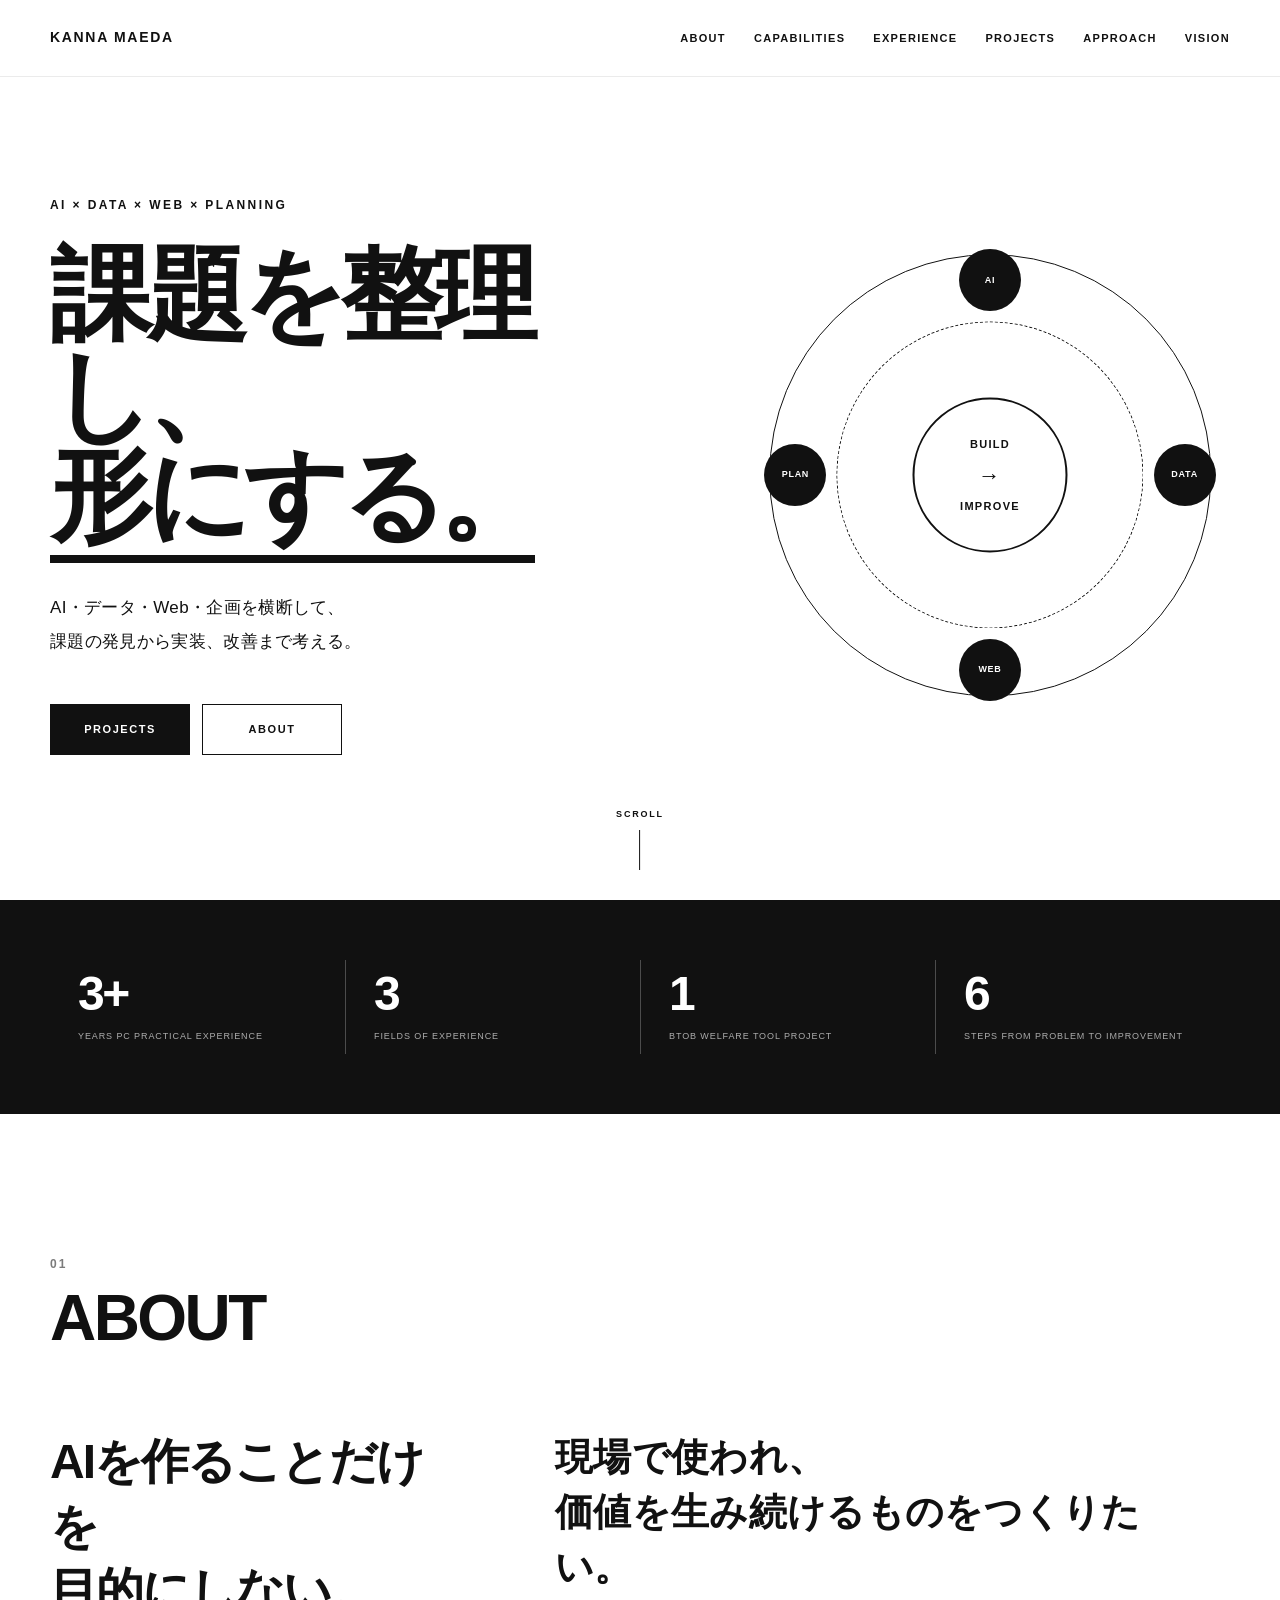
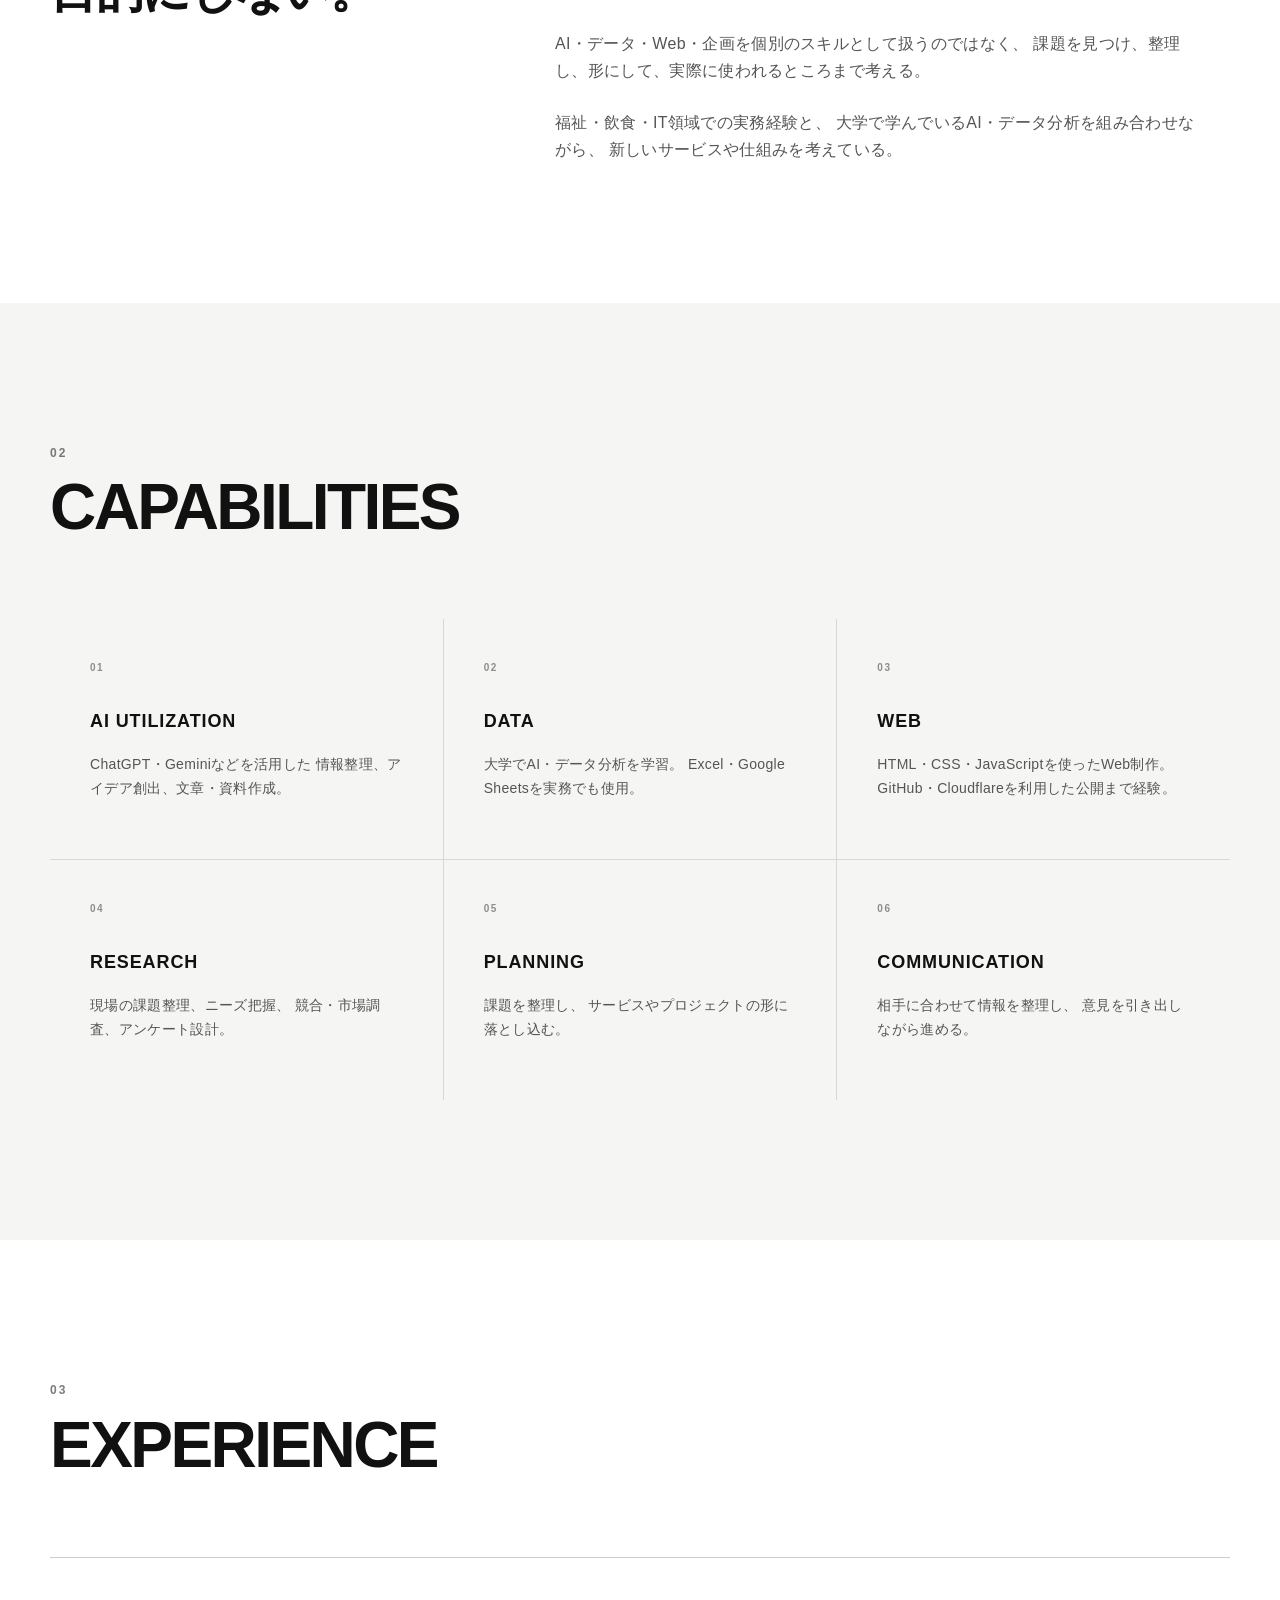
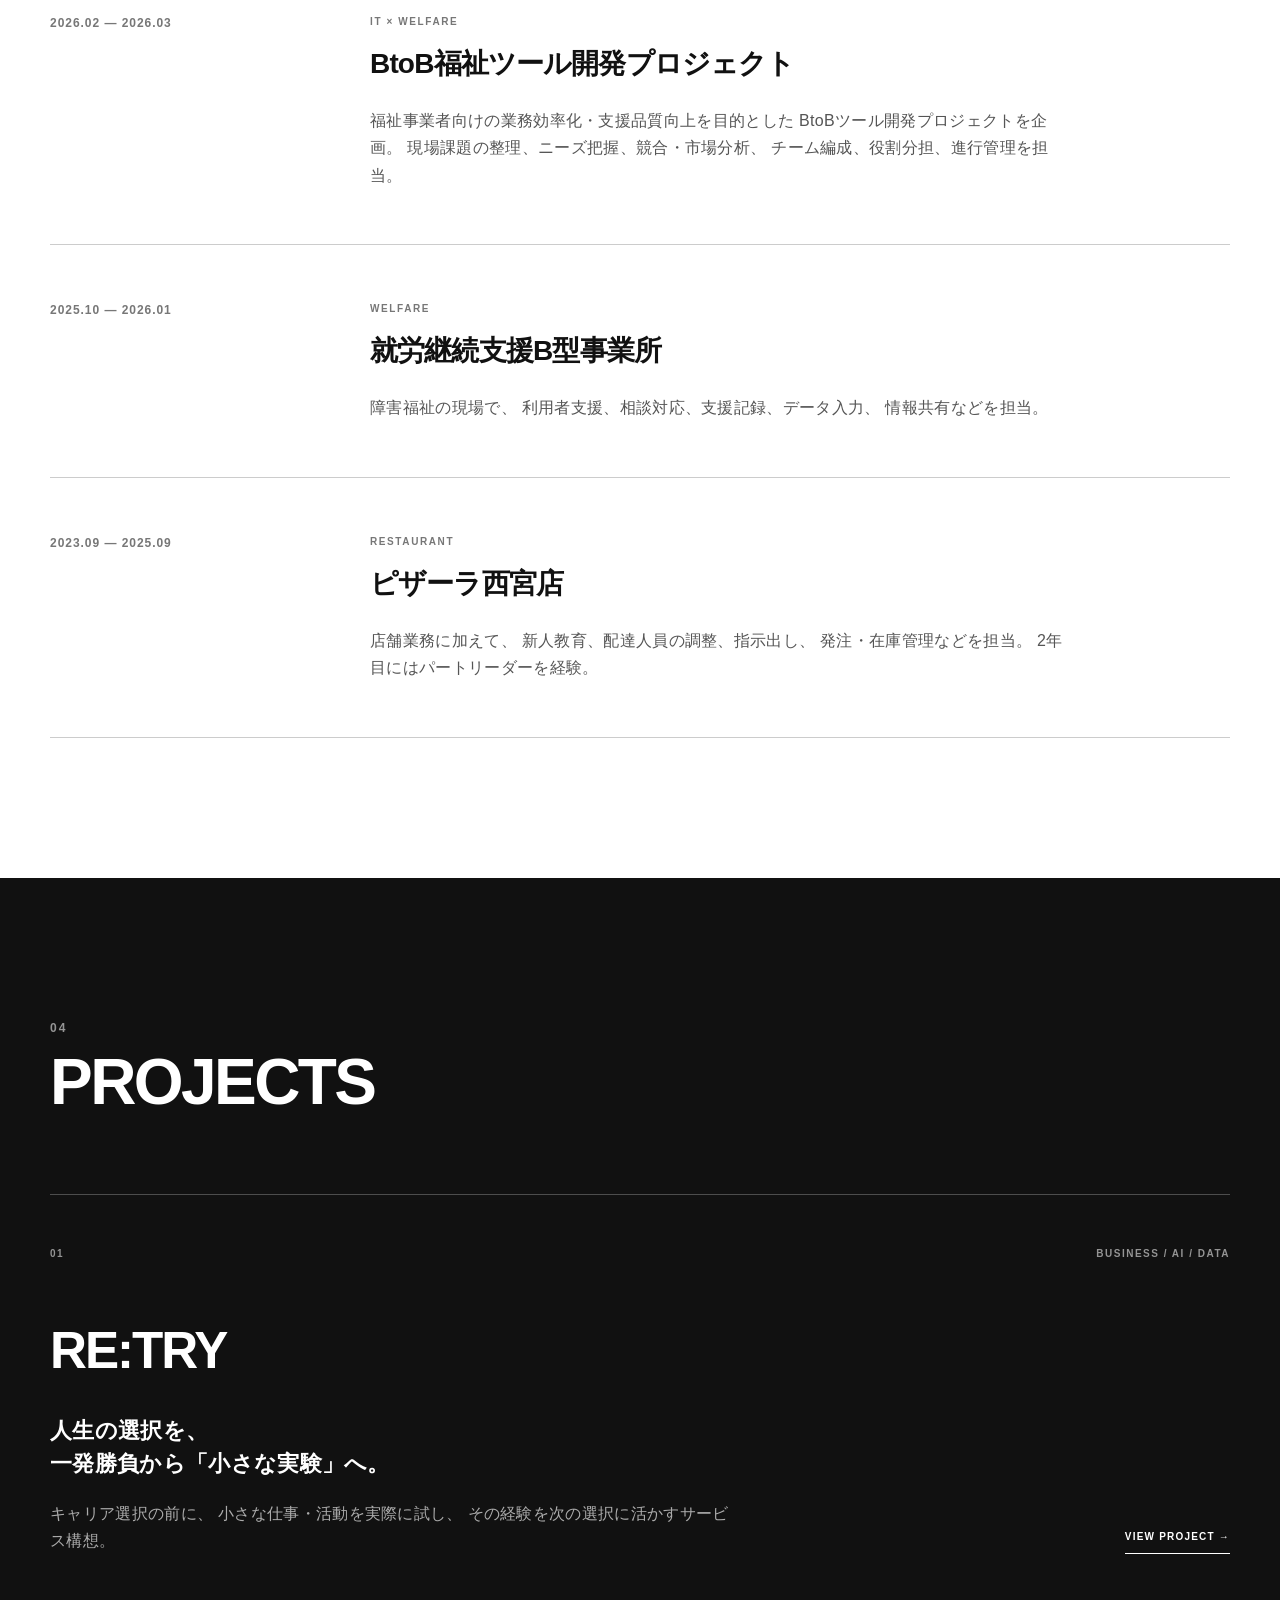
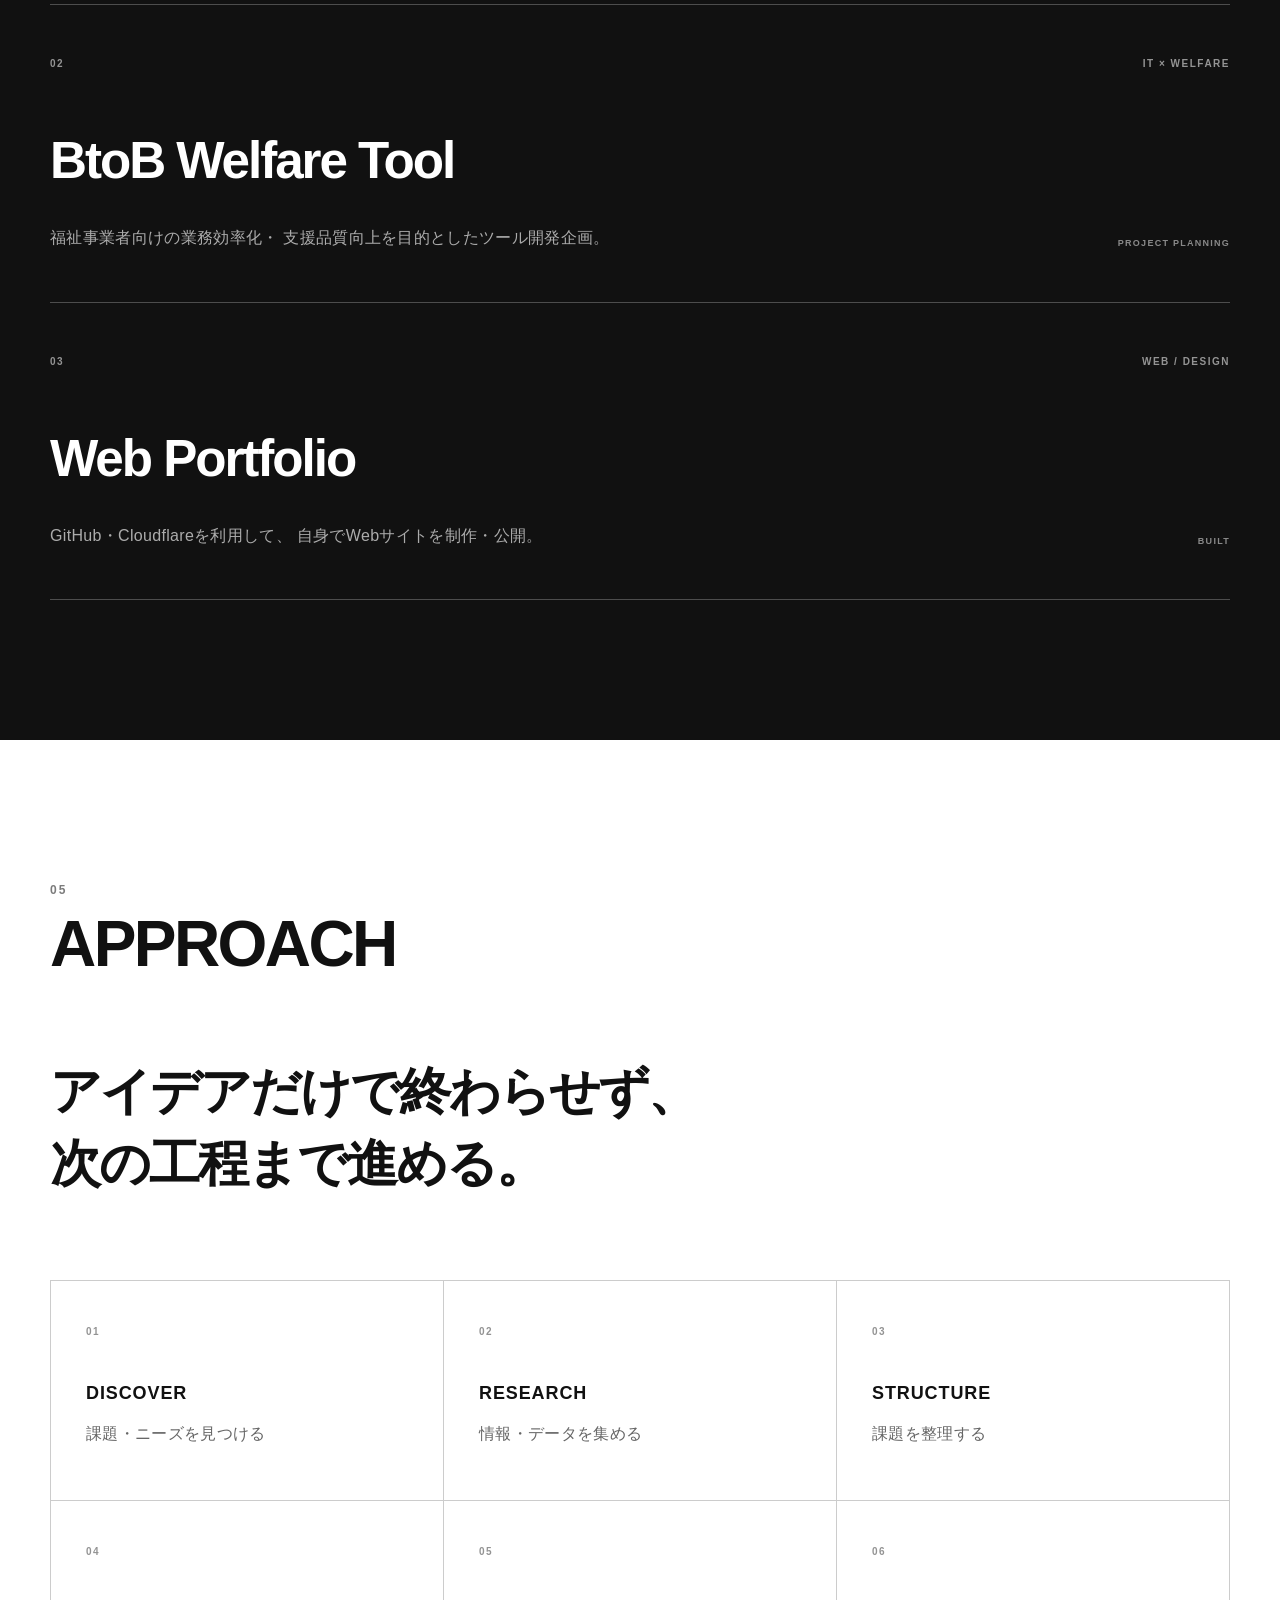
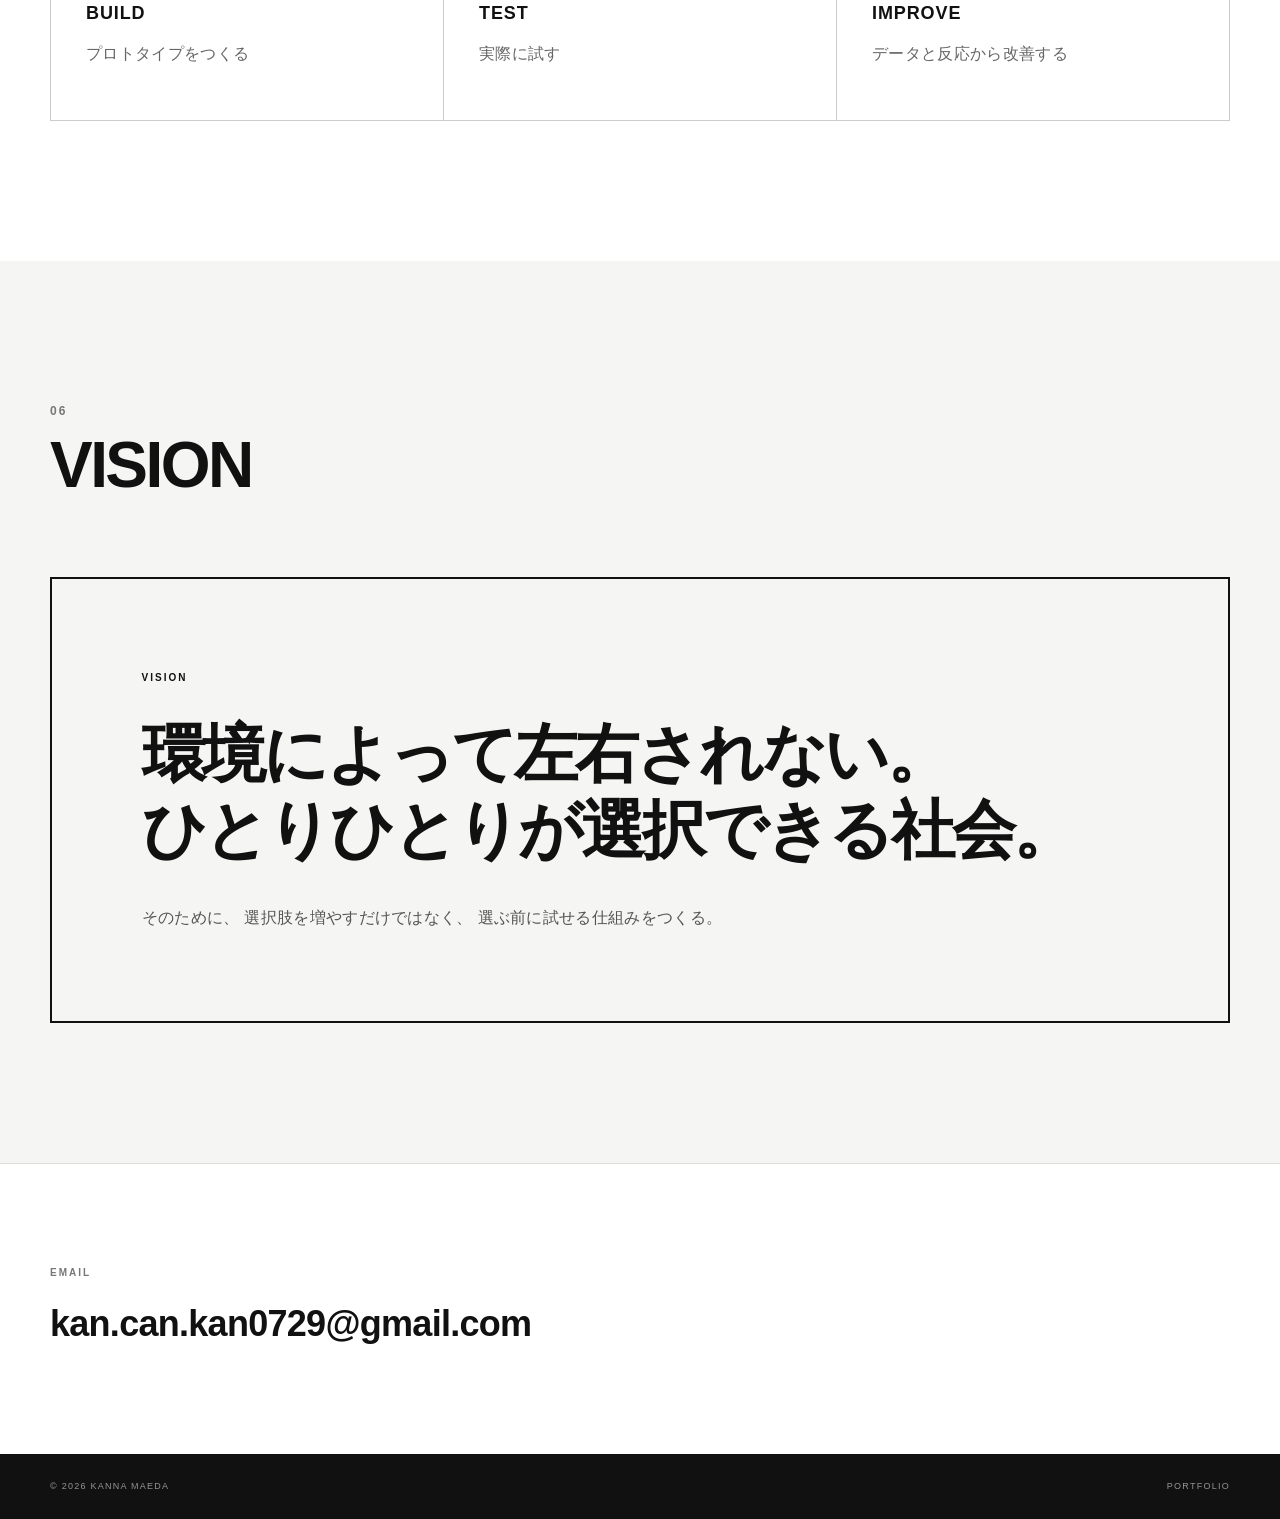
<file: index.html>
<!DOCTYPE html>
<html lang="ja">
<head>
  <meta charset="UTF-8">
  <meta name="viewport" content="width=device-width, initial-scale=1.0">

  <title>前田栞那 | Portfolio</title>
  <meta
    name="description"
    content="前田栞那のポートフォリオ。AI・データ・Web・企画を横断して、課題を整理し、形にする。"
  >

  <link rel="stylesheet" href="styles.css">
</head>

<body>

  <!-- Scroll Progress -->
  <div class="scroll-progress"></div>

  <!-- Header -->
  <header class="header">
    <div class="container header-inner">

      <a href="#top" class="logo">
        KANNA MAEDA
      </a>

      <button class="menu-button" aria-label="メニューを開く">
        <span></span>
        <span></span>
      </button>

      <nav class="nav">
        <a href="#about">ABOUT</a>
        <a href="#capabilities">CAPABILITIES</a>
        <a href="#experience">EXPERIENCE</a>
        <a href="#projects">PROJECTS</a>
        <a href="#approach">APPROACH</a>
        <a href="#vision">VISION</a>
      </nav>

    </div>
  </header>


  <main id="top">

    <!-- Hero -->
    <section class="hero">
      <div class="container hero-grid">

        <div class="hero-copy reveal">

          <p class="eyebrow">
            AI × DATA × WEB × PLANNING
          </p>

          <h1>
            課題を整理し、<br>
            <span>形にする。</span>
          </h1>

          <p class="hero-description">
            AI・データ・Web・企画を横断して、<br>
            課題の発見から実装、改善まで考える。
          </p>

          <div class="hero-links">
            <a href="#projects" class="button button-primary">
              PROJECTS
            </a>

            <a href="#about" class="button button-secondary">
              ABOUT
            </a>
          </div>

        </div>


        <!-- Visual -->
        <div class="hero-visual reveal">

          <div class="orbit orbit-outer"></div>
          <div class="orbit orbit-inner"></div>

          <div class="orbit-node node-ai">
            AI
          </div>

          <div class="orbit-node node-data">
            DATA
          </div>

          <div class="orbit-node node-web">
            WEB
          </div>

          <div class="orbit-node node-plan">
            PLAN
          </div>

          <div class="hero-center">
            <span>BUILD</span>
            <strong>→</strong>
            <span>IMPROVE</span>
          </div>

        </div>

      </div>

      <div class="scroll-cue">
        <span>SCROLL</span>
        <i></i>
      </div>
    </section>


    <!-- Facts -->
    <section class="facts">
      <div class="container facts-grid">

        <div class="fact reveal">
          <strong>3+</strong>
          <span>YEARS PC PRACTICAL EXPERIENCE</span>
        </div>

        <div class="fact reveal">
          <strong>3</strong>
          <span>FIELDS OF EXPERIENCE</span>
        </div>

        <div class="fact reveal">
          <strong>1</strong>
          <span>BTOB WELFARE TOOL PROJECT</span>
        </div>

        <div class="fact reveal">
          <strong>6</strong>
          <span>STEPS FROM PROBLEM TO IMPROVEMENT</span>
        </div>

      </div>
    </section>


    <!-- About -->
    <section id="about" class="section">
      <div class="container">

        <div class="section-heading reveal">
          <p class="section-number">01</p>
          <h2>ABOUT</h2>
        </div>

        <div class="about-grid">

          <div class="about-title reveal">
            <p>
              AIを作ることだけを<br>
              目的にしない。
            </p>
          </div>

          <div class="about-text reveal">

            <p class="large-text">
              現場で使われ、<br>
              価値を生み続けるものをつくりたい。
            </p>

            <p>
              AI・データ・Web・企画を個別のスキルとして扱うのではなく、
              課題を見つけ、整理し、形にして、実際に使われるところまで考える。
            </p>

            <p>
              福祉・飲食・IT領域での実務経験と、
              大学で学んでいるAI・データ分析を組み合わせながら、
              新しいサービスや仕組みを考えている。
            </p>

          </div>

        </div>

      </div>
    </section>


    <!-- Capabilities -->
    <section id="capabilities" class="section section-gray">
      <div class="container">

        <div class="section-heading reveal">
          <p class="section-number">02</p>
          <h2>CAPABILITIES</h2>
        </div>

        <div class="capability-grid">

          <article class="capability reveal">
            <span class="capability-number">01</span>
            <h3>AI UTILIZATION</h3>
            <p>
              ChatGPT・Geminiなどを活用した
              情報整理、アイデア創出、文章・資料作成。
            </p>
          </article>

          <article class="capability reveal">
            <span class="capability-number">02</span>
            <h3>DATA</h3>
            <p>
              大学でAI・データ分析を学習。
              Excel・Google Sheetsを実務でも使用。
            </p>
          </article>

          <article class="capability reveal">
            <span class="capability-number">03</span>
            <h3>WEB</h3>
            <p>
              HTML・CSS・JavaScriptを使ったWeb制作。
              GitHub・Cloudflareを利用した公開まで経験。
            </p>
          </article>

          <article class="capability reveal">
            <span class="capability-number">04</span>
            <h3>RESEARCH</h3>
            <p>
              現場の課題整理、ニーズ把握、
              競合・市場調査、アンケート設計。
            </p>
          </article>

          <article class="capability reveal">
            <span class="capability-number">05</span>
            <h3>PLANNING</h3>
            <p>
              課題を整理し、
              サービスやプロジェクトの形に落とし込む。
            </p>
          </article>

          <article class="capability reveal">
            <span class="capability-number">06</span>
            <h3>COMMUNICATION</h3>
            <p>
              相手に合わせて情報を整理し、
              意見を引き出しながら進める。
            </p>
          </article>

        </div>

      </div>
    </section>


    <!-- Experience -->
    <section id="experience" class="section">
      <div class="container">

        <div class="section-heading reveal">
          <p class="section-number">03</p>
          <h2>EXPERIENCE</h2>
        </div>

        <div class="timeline">

          <article class="timeline-item reveal">

            <div class="timeline-date">
              2026.02 — 2026.03
            </div>

            <div class="timeline-content">

              <p class="timeline-category">
                IT × WELFARE
              </p>

              <h3>
                BtoB福祉ツール開発プロジェクト
              </h3>

              <p>
                福祉事業者向けの業務効率化・支援品質向上を目的とした
                BtoBツール開発プロジェクトを企画。
                現場課題の整理、ニーズ把握、競合・市場分析、
                チーム編成、役割分担、進行管理を担当。
              </p>

            </div>

          </article>


          <article class="timeline-item reveal">

            <div class="timeline-date">
              2025.10 — 2026.01
            </div>

            <div class="timeline-content">

              <p class="timeline-category">
                WELFARE
              </p>

              <h3>
                就労継続支援B型事業所
              </h3>

              <p>
                障害福祉の現場で、
                利用者支援、相談対応、支援記録、データ入力、
                情報共有などを担当。
              </p>

            </div>

          </article>


          <article class="timeline-item reveal">

            <div class="timeline-date">
              2023.09 — 2025.09
            </div>

            <div class="timeline-content">

              <p class="timeline-category">
                RESTAURANT
              </p>

              <h3>
                ピザーラ西宮店
              </h3>

              <p>
                店舗業務に加えて、
                新人教育、配達人員の調整、指示出し、
                発注・在庫管理などを担当。
                2年目にはパートリーダーを経験。
              </p>

            </div>

          </article>

        </div>

      </div>
    </section>


    <!-- Projects -->
    <section id="projects" class="section section-dark">
      <div class="container">

        <div class="section-heading section-heading-light reveal">
          <p class="section-number">04</p>
          <h2>PROJECTS</h2>
        </div>


        <div class="project-list">

          <!-- RE:TRY -->
          <article class="project-card project-feature reveal">

            <div class="project-meta">
              <span>01</span>
              <span>BUSINESS / AI / DATA</span>
            </div>

            <div class="project-body">

              <div>
                <h3>RE:TRY</h3>

                <p class="project-lead">
                  人生の選択を、<br>
                  一発勝負から「小さな実験」へ。
                </p>

                <p>
                  キャリア選択の前に、
                  小さな仕事・活動を実際に試し、
                  その経験を次の選択に活かすサービス構想。
                </p>
              </div>

              <a
                href="business/retry/index.html"
                class="project-link"
              >
                VIEW PROJECT →
              </a>

            </div>

          </article>


          <!-- Welfare Tool -->
          <article class="project-card reveal">

            <div class="project-meta">
              <span>02</span>
              <span>IT × WELFARE</span>
            </div>

            <div class="project-body">

              <div>
                <h3>BtoB Welfare Tool</h3>

                <p>
                  福祉事業者向けの業務効率化・
                  支援品質向上を目的としたツール開発企画。
                </p>
              </div>

              <span class="project-status">
                PROJECT PLANNING
              </span>

            </div>

          </article>


          <!-- Web Portfolio -->
          <article class="project-card reveal">

            <div class="project-meta">
              <span>03</span>
              <span>WEB / DESIGN</span>
            </div>

            <div class="project-body">

              <div>
                <h3>Web Portfolio</h3>

                <p>
                  GitHub・Cloudflareを利用して、
                  自身でWebサイトを制作・公開。
                </p>
              </div>

              <span class="project-status">
                BUILT
              </span>

            </div>

          </article>

        </div>

      </div>
    </section>


    <!-- Approach -->
    <section id="approach" class="section">
      <div class="container">

        <div class="section-heading reveal">
          <p class="section-number">05</p>
          <h2>APPROACH</h2>
        </div>

        <p class="approach-intro reveal">
          アイデアだけで終わらせず、<br>
          次の工程まで進める。
        </p>

        <div class="approach-grid">

          <div class="approach-step reveal">
            <span>01</span>
            <h3>DISCOVER</h3>
            <p>課題・ニーズを見つける</p>
          </div>

          <div class="approach-step reveal">
            <span>02</span>
            <h3>RESEARCH</h3>
            <p>情報・データを集める</p>
          </div>

          <div class="approach-step reveal">
            <span>03</span>
            <h3>STRUCTURE</h3>
            <p>課題を整理する</p>
          </div>

          <div class="approach-step reveal">
            <span>04</span>
            <h3>BUILD</h3>
            <p>プロトタイプをつくる</p>
          </div>

          <div class="approach-step reveal">
            <span>05</span>
            <h3>TEST</h3>
            <p>実際に試す</p>
          </div>

          <div class="approach-step reveal">
            <span>06</span>
            <h3>IMPROVE</h3>
            <p>データと反応から改善する</p>
          </div>

        </div>

      </div>
    </section>


    <!-- Vision -->
    <section id="vision" class="section vision-section">
      <div class="container">

        <div class="section-heading reveal">
          <p class="section-number">06</p>
          <h2>VISION</h2>
        </div>

        <div class="vision-box reveal">

          <p class="vision-label">
            VISION
          </p>

          <h3>
            環境によって左右されない。<br>
            ひとりひとりが選択できる社会。
          </h3>

          <p>
            そのために、
            選択肢を増やすだけではなく、
            選ぶ前に試せる仕組みをつくる。
          </p>

        </div>

      </div>
    </section>


    <!-- Email -->
    <section class="email-section">
      <div class="container">

        <p class="email-label">
          EMAIL
        </p>

        <p class="email-address">
          kan.can.kan0729@gmail.com
        </p>

      </div>
    </section>

  </main>


  <!-- Footer -->
  <footer class="footer">
    <div class="container footer-inner">

      <span>
        © <span id="year"></span> KANNA MAEDA
      </span>

      <span>
        PORTFOLIO
      </span>

    </div>
  </footer>


  <script src="script.js"></script>

</body>
</html>
</file>
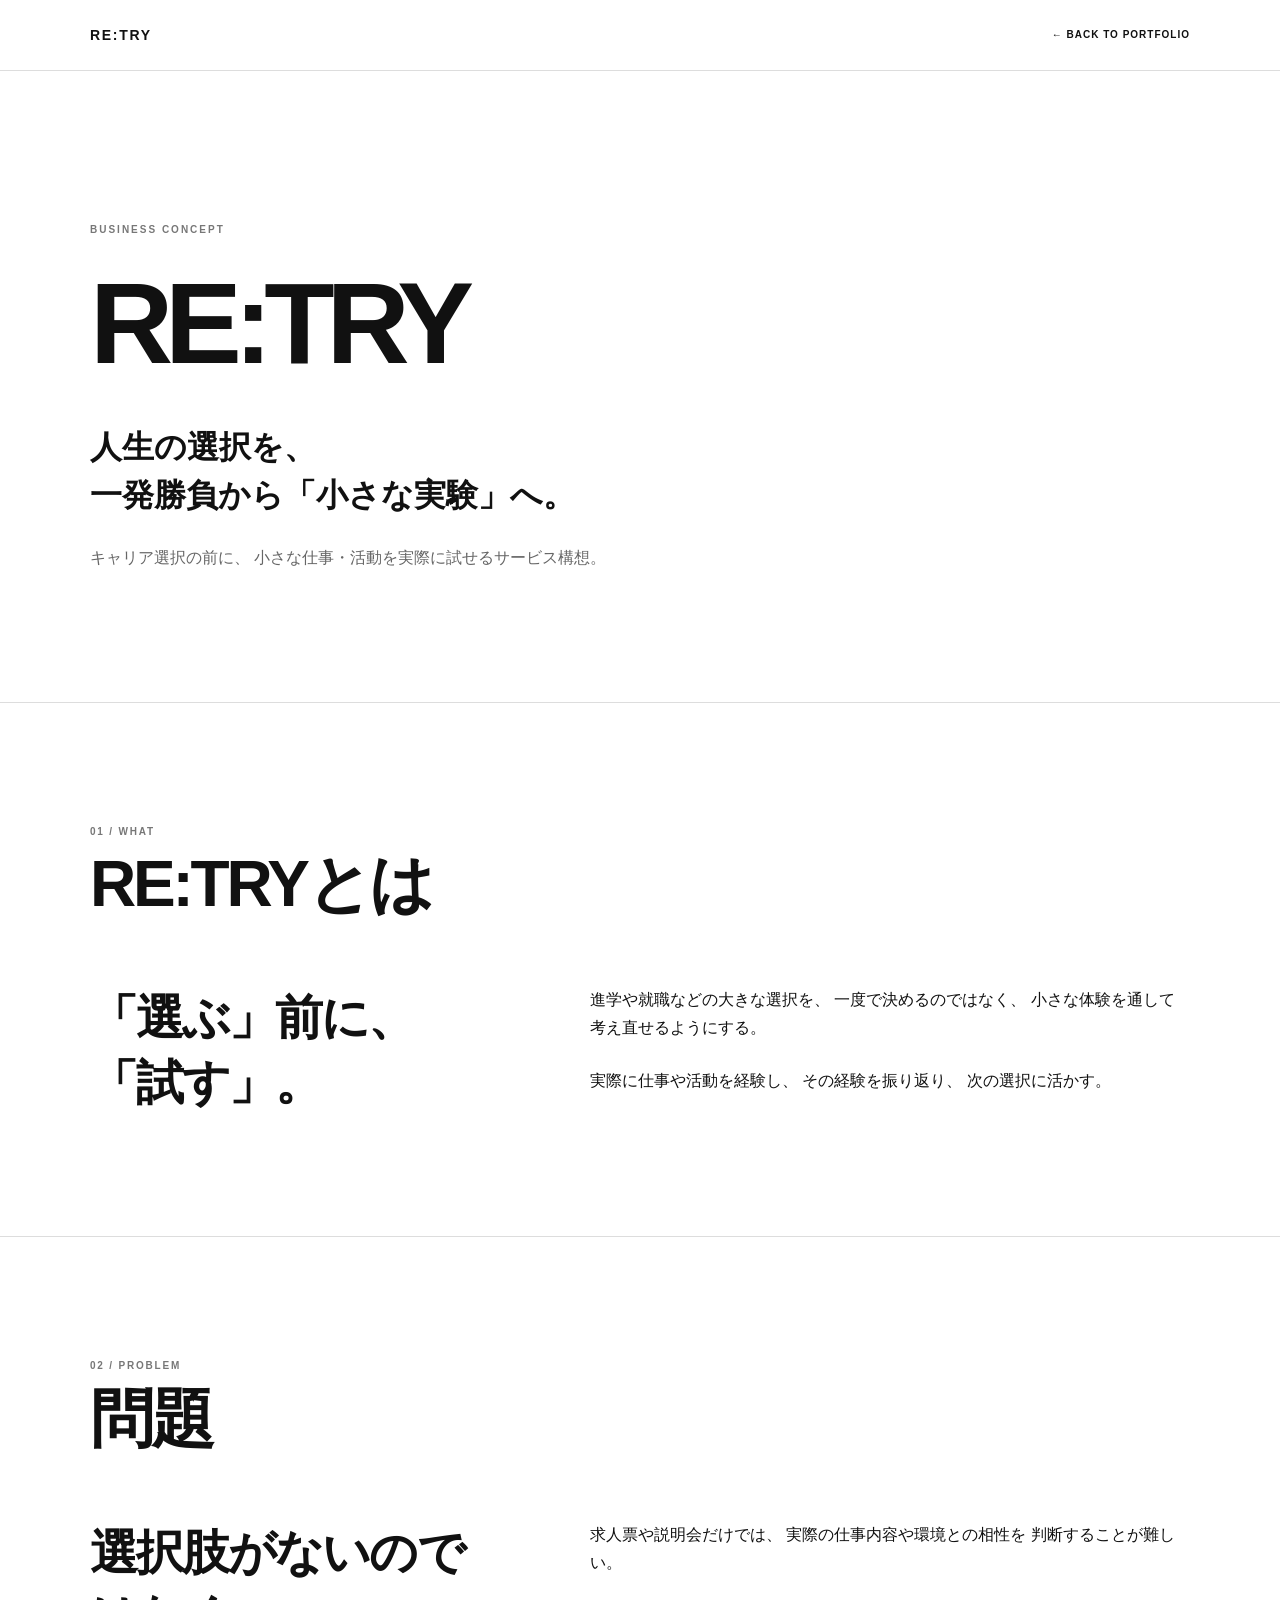
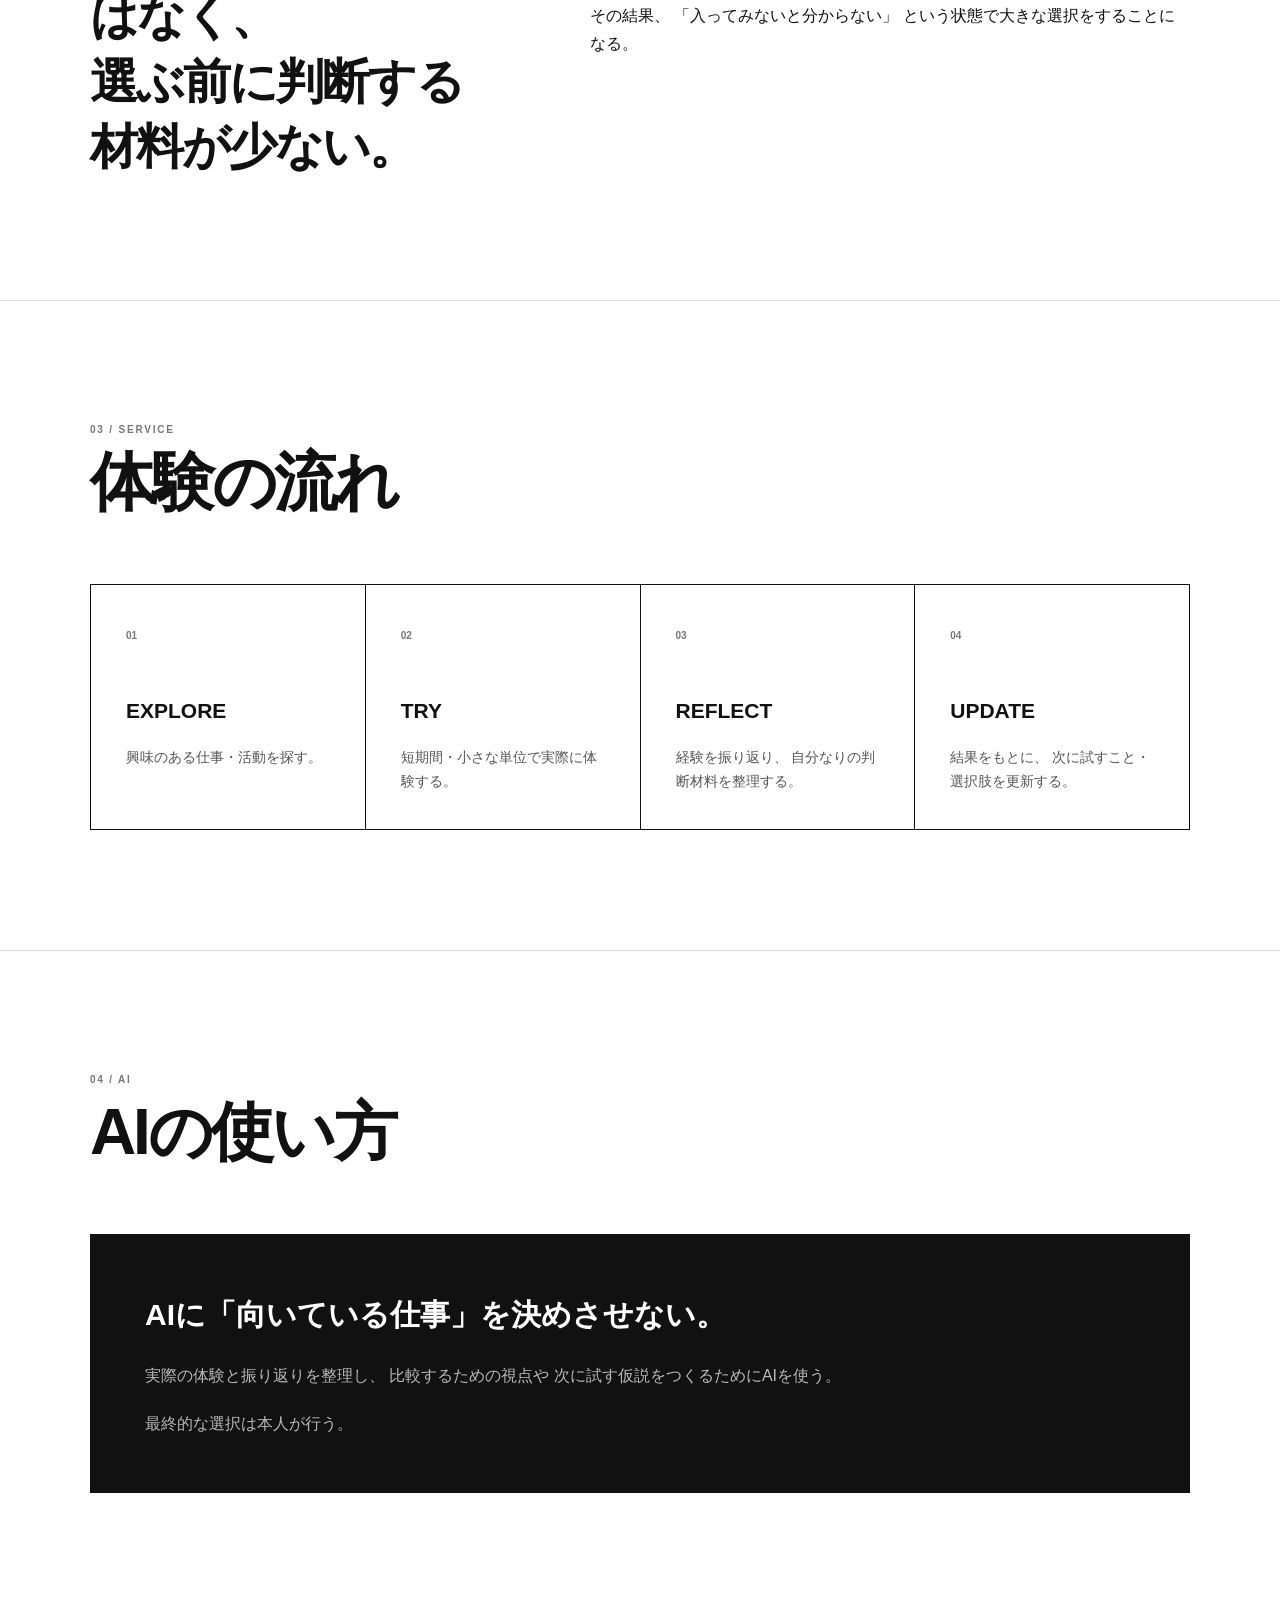
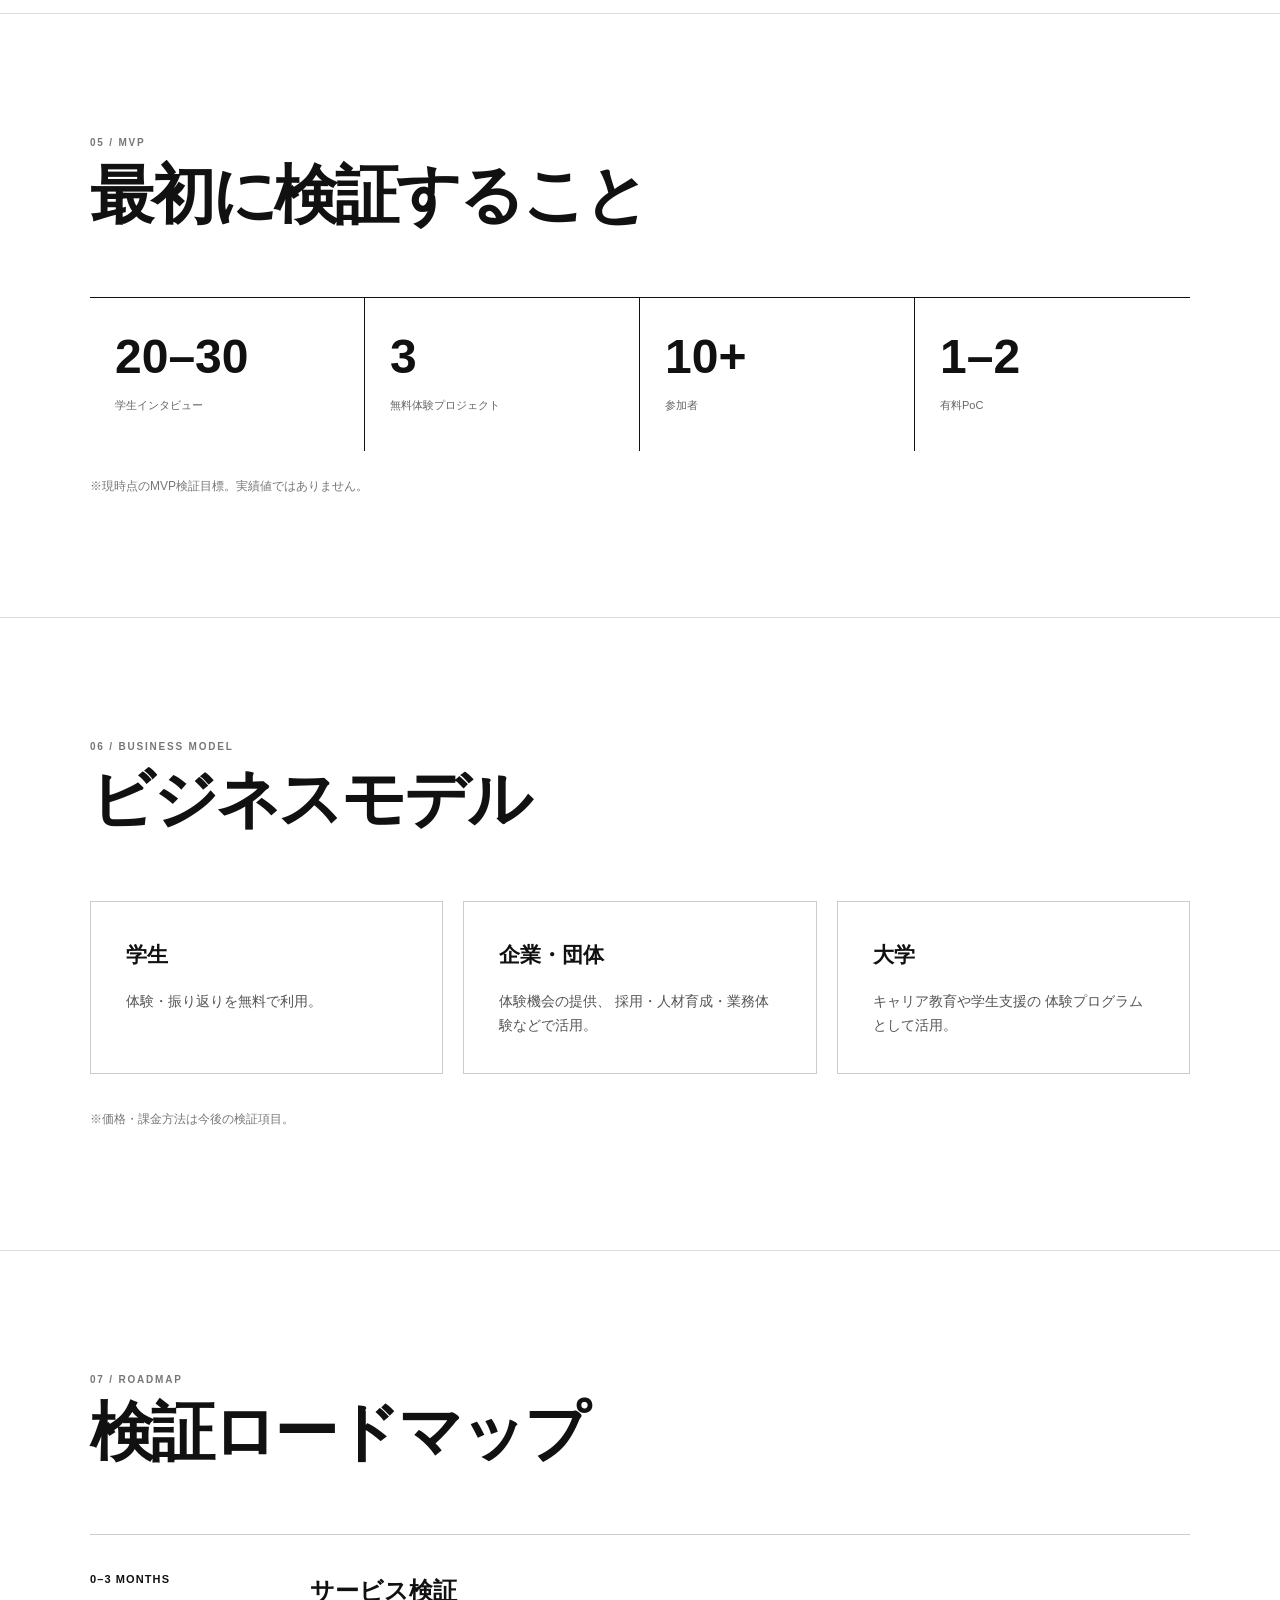
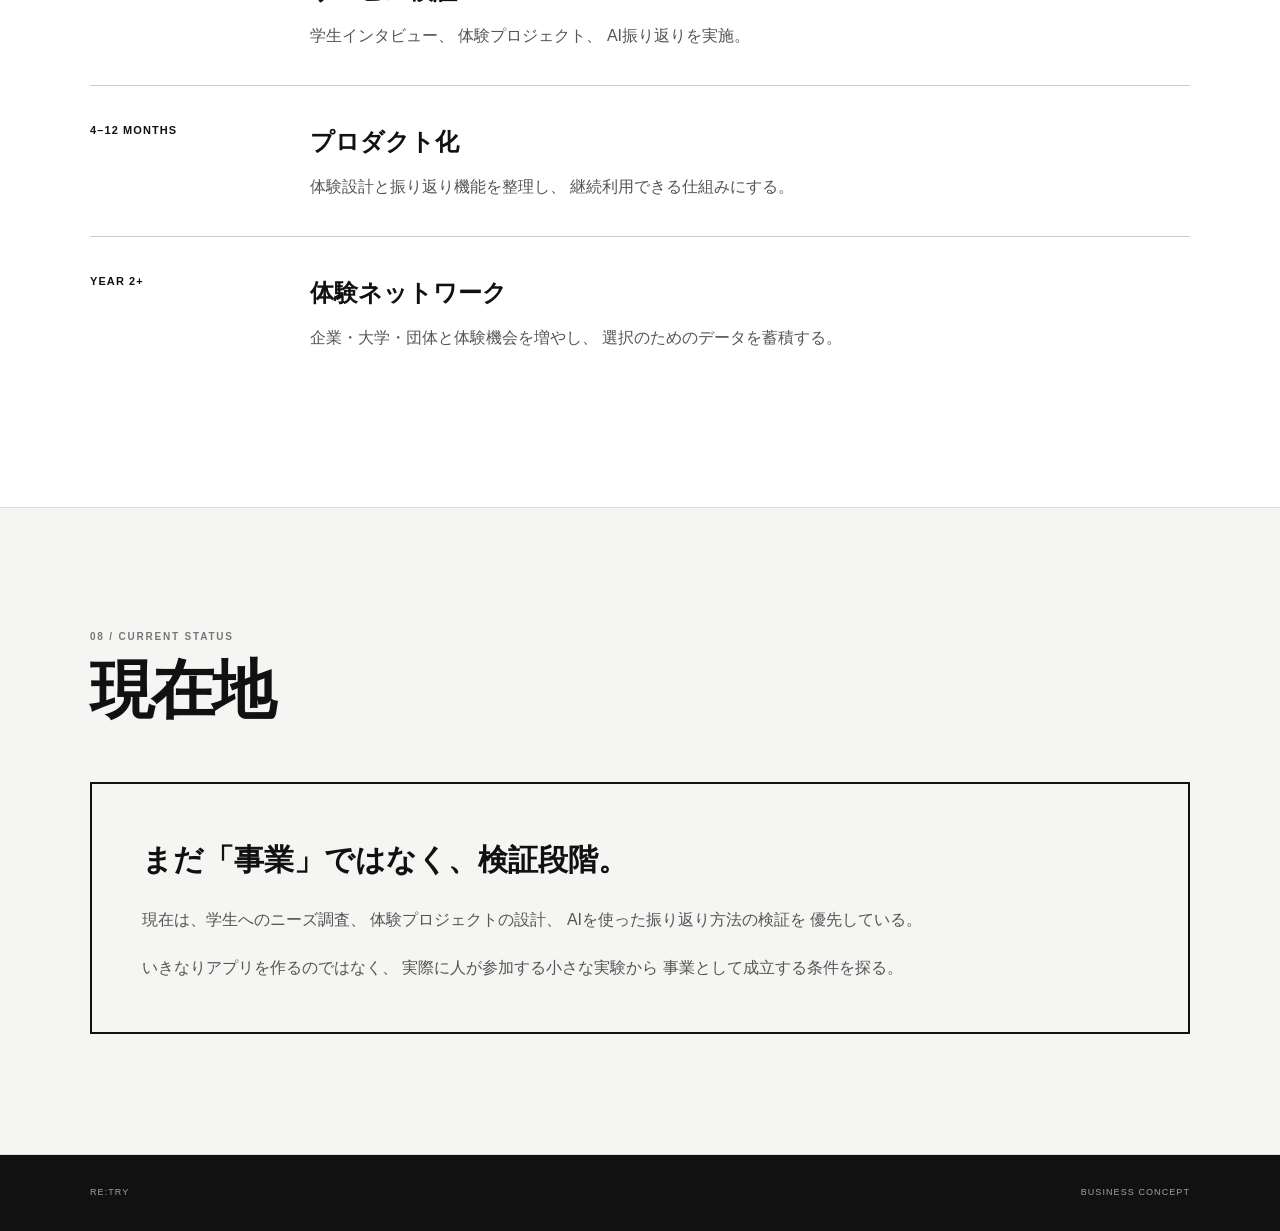
<file: business/retry/index.html>
<!DOCTYPE html>
<html lang="ja">
<head>

  <meta charset="UTF-8">

  <meta
    name="viewport"
    content="width=device-width, initial-scale=1.0"
  >

  <title>RE:TRY | Business Concept</title>

  <meta
    name="description"
    content="RE:TRY — 人生の選択を、一発勝負から小さな実験へ。"
  >

  <style>

    * {
      margin: 0;
      padding: 0;
      box-sizing: border-box;
    }

    html {
      scroll-behavior: smooth;
    }

    body {
      font-family:
        -apple-system,
        BlinkMacSystemFont,
        "Helvetica Neue",
        "Noto Sans JP",
        Arial,
        sans-serif;

      color: #111;
      background: #fff;
      line-height: 1.75;
    }

    a {
      color: inherit;
      text-decoration: none;
    }

    .container {
      width: min(1100px, calc(100% - 48px));
      margin: auto;
    }

    /* HEADER */

    header {
      position: sticky;
      top: 0;
      z-index: 100;
      background: rgba(255,255,255,.94);
      backdrop-filter: blur(12px);
      border-bottom: 1px solid #ddd;
    }

    .header-inner {
      height: 70px;
      display: flex;
      align-items: center;
      justify-content: space-between;
    }

    .logo {
      font-size: 14px;
      font-weight: 800;
      letter-spacing: .12em;
    }

    .back {
      font-size: 10px;
      font-weight: 800;
      letter-spacing: .1em;
    }

    /* HERO */

    .hero {
      padding: 150px 0 130px;
      border-bottom: 1px solid #ddd;
    }

    .label {
      font-size: 10px;
      font-weight: 800;
      letter-spacing: .2em;
      color: #777;
    }

    h1 {
      margin-top: 30px;
      font-size: clamp(55px, 9vw, 120px);
      line-height: .95;
      letter-spacing: -.07em;
    }

    .hero-lead {
      margin-top: 45px;
      font-size: clamp(20px, 3vw, 32px);
      font-weight: 700;
      line-height: 1.5;
    }

    .hero-note {
      margin-top: 25px;
      max-width: 700px;
      color: #666;
    }

    /* SECTIONS */

    section {
      padding: 120px 0;
      border-bottom: 1px solid #ddd;
    }

    .section-number {
      font-size: 10px;
      font-weight: 800;
      letter-spacing: .18em;
      color: #777;
    }

    h2 {
      margin-top: 12px;
      font-size: clamp(36px, 5vw, 64px);
      letter-spacing: -.05em;
      line-height: 1;
    }

    /* WHAT */

    .two-column {
      display: grid;
      grid-template-columns: .8fr 1.2fr;
      gap: 100px;
      margin-top: 70px;
    }

    .large {
      font-size: clamp(28px, 4vw, 48px);
      font-weight: 700;
      line-height: 1.35;
      letter-spacing: -.04em;
    }

    .text p + p {
      margin-top: 25px;
    }

    /* FLOW */

    .flow {
      margin-top: 70px;
      display: grid;
      grid-template-columns: repeat(4, 1fr);
      border-top: 1px solid #111;
      border-left: 1px solid #111;
    }

    .flow-item {
      padding: 35px;
      min-height: 240px;
      border-right: 1px solid #111;
      border-bottom: 1px solid #111;
    }

    .flow-number {
      font-size: 10px;
      font-weight: 800;
      color: #777;
    }

    .flow-item h3 {
      margin-top: 45px;
      font-size: 21px;
    }

    .flow-item p {
      margin-top: 15px;
      font-size: 14px;
      color: #555;
    }

    /* AI */

    .ai-box {
      margin-top: 70px;
      padding: 55px;
      background: #111;
      color: #fff;
    }

    .ai-box h3 {
      font-size: 30px;
    }

    .ai-box p {
      margin-top: 20px;
      max-width: 750px;
      color: rgba(255,255,255,.7);
    }

    /* NUMBERS */

    .numbers {
      margin-top: 70px;
      display: grid;
      grid-template-columns: repeat(4,1fr);
      border-top: 1px solid #111;
    }

    .number {
      padding: 35px 25px;
      border-right: 1px solid #111;
    }

    .number:last-child {
      border-right: none;
    }

    .number strong {
      display: block;
      font-size: 48px;
      line-height: 1;
    }

    .number span {
      display: block;
      margin-top: 15px;
      font-size: 11px;
      color: #666;
    }

    /* BUSINESS */

    .business-grid {
      margin-top: 70px;
      display: grid;
      grid-template-columns: repeat(3,1fr);
      gap: 20px;
    }

    .business-card {
      border: 1px solid #ccc;
      padding: 35px;
    }

    .business-card h3 {
      font-size: 21px;
    }

    .business-card p {
      margin-top: 15px;
      font-size: 14px;
      color: #555;
    }

    /* ROADMAP */

    .roadmap {
      margin-top: 70px;
    }

    .roadmap-item {
      display: grid;
      grid-template-columns: 170px 1fr;
      gap: 50px;
      padding: 35px 0;
      border-top: 1px solid #ccc;
    }

    .roadmap-period {
      font-size: 11px;
      font-weight: 800;
      letter-spacing: .1em;
    }

    .roadmap-item h3 {
      font-size: 24px;
    }

    .roadmap-item p {
      margin-top: 10px;
      color: #555;
    }

    /* STATUS */

    .status {
      background: #f5f5f3;
    }

    .status-box {
      margin-top: 60px;
      border: 2px solid #111;
      padding: 50px;
    }

    .status-box h3 {
      font-size: 30px;
    }

    .status-box p {
      margin-top: 20px;
      color: #555;
    }

    /* FOOTER */

    footer {
      background: #111;
      color: #fff;
      padding: 30px 0;
    }

    footer .container {
      display: flex;
      justify-content: space-between;
      font-size: 9px;
      letter-spacing: .12em;
      opacity: .6;
    }


    /* RESPONSIVE */

    @media (max-width: 800px) {

      .two-column {
        grid-template-columns: 1fr;
        gap: 45px;
      }

      .flow {
        grid-template-columns: repeat(2,1fr);
      }

      .numbers {
        grid-template-columns: repeat(2,1fr);
      }

      .number {
        border-bottom: 1px solid #111;
      }

      .business-grid {
        grid-template-columns: 1fr;
      }

      .roadmap-item {
        grid-template-columns: 1fr;
        gap: 10px;
      }

    }


    @media (max-width: 550px) {

      .container {
        width: min(100% - 32px, 1100px);
      }

      section {
        padding: 90px 0;
      }

      .hero {
        padding: 110px 0 90px;
      }

      .flow {
        grid-template-columns: 1fr;
      }

      .numbers {
        grid-template-columns: 1fr 1fr;
      }

      .ai-box,
      .status-box {
        padding: 30px;
      }

      footer .container {
        flex-direction: column;
        gap: 8px;
      }

    }

  </style>

</head>


<body>


<header>

  <div class="container header-inner">

    <a
      href="https://ugoku0729tennp.github.io/index.html#projects"
      class="logo"
    >
      RE:TRY
    </a>

    <a
      href="https://ugoku0729tennp.github.io/index.html#projects"
      class="back"
    >
      ← BACK TO PORTFOLIO
    </a>

  </div>

</header>


<main>


  <!-- HERO -->

  <section class="hero">

    <div class="container">

      <p class="label">
        BUSINESS CONCEPT
      </p>

      <h1>
        RE:TRY
      </h1>

      <p class="hero-lead">
        人生の選択を、<br>
        一発勝負から「小さな実験」へ。
      </p>

      <p class="hero-note">
        キャリア選択の前に、
        小さな仕事・活動を実際に試せるサービス構想。
      </p>

    </div>

  </section>


  <!-- WHAT -->

  <section>

    <div class="container">

      <p class="section-number">
        01 / WHAT
      </p>

      <h2>
        RE:TRYとは
      </h2>


      <div class="two-column">

        <p class="large">
          「選ぶ」前に、<br>
          「試す」。
        </p>

        <div class="text">

          <p>
            進学や就職などの大きな選択を、
            一度で決めるのではなく、
            小さな体験を通して考え直せるようにする。
          </p>

          <p>
            実際に仕事や活動を経験し、
            その経験を振り返り、
            次の選択に活かす。
          </p>

        </div>

      </div>

    </div>

  </section>


  <!-- PROBLEM -->

  <section>

    <div class="container">

      <p class="section-number">
        02 / PROBLEM
      </p>

      <h2>
        問題
      </h2>

      <div class="two-column">

        <p class="large">
          選択肢がないのではなく、<br>
          選ぶ前に判断する材料が少ない。
        </p>

        <div class="text">

          <p>
            求人票や説明会だけでは、
            実際の仕事内容や環境との相性を
            判断することが難しい。
          </p>

          <p>
            その結果、
            「入ってみないと分からない」
            という状態で大きな選択をすることになる。
          </p>

        </div>

      </div>

    </div>

  </section>


  <!-- SERVICE -->

  <section>

    <div class="container">

      <p class="section-number">
        03 / SERVICE
      </p>

      <h2>
        体験の流れ
      </h2>


      <div class="flow">

        <div class="flow-item">

          <span class="flow-number">
            01
          </span>

          <h3>
            EXPLORE
          </h3>

          <p>
            興味のある仕事・活動を探す。
          </p>

        </div>


        <div class="flow-item">

          <span class="flow-number">
            02
          </span>

          <h3>
            TRY
          </h3>

          <p>
            短期間・小さな単位で実際に体験する。
          </p>

        </div>


        <div class="flow-item">

          <span class="flow-number">
            03
          </span>

          <h3>
            REFLECT
          </h3>

          <p>
            経験を振り返り、
            自分なりの判断材料を整理する。
          </p>

        </div>


        <div class="flow-item">

          <span class="flow-number">
            04
          </span>

          <h3>
            UPDATE
          </h3>

          <p>
            結果をもとに、
            次に試すこと・選択肢を更新する。
          </p>

        </div>

      </div>

    </div>

  </section>


  <!-- AI -->

  <section>

    <div class="container">

      <p class="section-number">
        04 / AI
      </p>

      <h2>
        AIの使い方
      </h2>


      <div class="ai-box">

        <h3>
          AIに「向いている仕事」を決めさせない。
        </h3>

        <p>
          実際の体験と振り返りを整理し、
          比較するための視点や
          次に試す仮説をつくるためにAIを使う。
        </p>

        <p>
          最終的な選択は本人が行う。
        </p>

      </div>

    </div>

  </section>


  <!-- MVP -->

  <section>

    <div class="container">

      <p class="section-number">
        05 / MVP
      </p>

      <h2>
        最初に検証すること
      </h2>


      <div class="numbers">

        <div class="number">

          <strong>20–30</strong>

          <span>
            学生インタビュー
          </span>

        </div>


        <div class="number">

          <strong>3</strong>

          <span>
            無料体験プロジェクト
          </span>

        </div>


        <div class="number">

          <strong>10+</strong>

          <span>
            参加者
          </span>

        </div>


        <div class="number">

          <strong>1–2</strong>

          <span>
            有料PoC
          </span>

        </div>

      </div>


      <p
        style="
          margin-top:25px;
          font-size:12px;
          color:#777;
        "
      >
        ※現時点のMVP検証目標。実績値ではありません。
      </p>

    </div>

  </section>


  <!-- BUSINESS MODEL -->

  <section>

    <div class="container">

      <p class="section-number">
        06 / BUSINESS MODEL
      </p>

      <h2>
        ビジネスモデル
      </h2>


      <div class="business-grid">

        <div class="business-card">

          <h3>
            学生
          </h3>

          <p>
            体験・振り返りを無料で利用。
          </p>

        </div>


        <div class="business-card">

          <h3>
            企業・団体
          </h3>

          <p>
            体験機会の提供、
            採用・人材育成・業務体験などで活用。
          </p>

        </div>


        <div class="business-card">

          <h3>
            大学
          </h3>

          <p>
            キャリア教育や学生支援の
            体験プログラムとして活用。
          </p>

        </div>

      </div>


      <p
        style="
          margin-top:35px;
          color:#777;
          font-size:12px;
        "
      >
        ※価格・課金方法は今後の検証項目。
      </p>

    </div>

  </section>


  <!-- ROADMAP -->

  <section>

    <div class="container">

      <p class="section-number">
        07 / ROADMAP
      </p>

      <h2>
        検証ロードマップ
      </h2>


      <div class="roadmap">

        <div class="roadmap-item">

          <div class="roadmap-period">
            0–3 MONTHS
          </div>

          <div>

            <h3>
              サービス検証
            </h3>

            <p>
              学生インタビュー、
              体験プロジェクト、
              AI振り返りを実施。
            </p>

          </div>

        </div>


        <div class="roadmap-item">

          <div class="roadmap-period">
            4–12 MONTHS
          </div>

          <div>

            <h3>
              プロダクト化
            </h3>

            <p>
              体験設計と振り返り機能を整理し、
              継続利用できる仕組みにする。
            </p>

          </div>

        </div>


        <div class="roadmap-item">

          <div class="roadmap-period">
            YEAR 2+
          </div>

          <div>

            <h3>
              体験ネットワーク
            </h3>

            <p>
              企業・大学・団体と体験機会を増やし、
              選択のためのデータを蓄積する。
            </p>

          </div>

        </div>

      </div>

    </div>

  </section>


  <!-- STATUS -->

  <section class="status">

    <div class="container">

      <p class="section-number">
        08 / CURRENT STATUS
      </p>

      <h2>
        現在地
      </h2>


      <div class="status-box">

        <h3>
          まだ「事業」ではなく、検証段階。
        </h3>

        <p>
          現在は、学生へのニーズ調査、
          体験プロジェクトの設計、
          AIを使った振り返り方法の検証を
          優先している。
        </p>

        <p>
          いきなりアプリを作るのではなく、
          実際に人が参加する小さな実験から
          事業として成立する条件を探る。
        </p>

      </div>

    </div>

  </section>


</main>


<footer>

  <div class="container">

    <span>
      RE:TRY
    </span>

    <span>
      BUSINESS CONCEPT
    </span>

  </div>

</footer>


</body>
</html>
</file>
<file: styles.css>
/* ========================================
   RESET
======================================== */

* {
  margin: 0;
  padding: 0;
  box-sizing: border-box;
}

html {
  scroll-behavior: smooth;
}

body {
  font-family:
    -apple-system,
    BlinkMacSystemFont,
    "Helvetica Neue",
    "Noto Sans JP",
    Arial,
    sans-serif;

  color: #111;
  background: #fff;
  line-height: 1.7;
  letter-spacing: 0.02em;
}

a {
  color: inherit;
  text-decoration: none;
}

button {
  font: inherit;
}

img {
  max-width: 100%;
  display: block;
}


/* ========================================
   COMMON
======================================== */

.container {
  width: min(1180px, calc(100% - 48px));
  margin: 0 auto;
}

.section {
  padding: 140px 0;
}

.section-gray {
  background: #f5f5f3;
}

.section-dark {
  background: #111;
  color: #fff;
}

.section-heading {
  margin-bottom: 80px;
}

.section-number {
  font-size: 12px;
  font-weight: 700;
  letter-spacing: 0.18em;
  margin-bottom: 12px;
  opacity: 0.55;
}

.section-heading h2 {
  font-size: clamp(38px, 5vw, 72px);
  line-height: 1;
  letter-spacing: -0.04em;
}

.section-heading-light {
  color: #fff;
}


/* ========================================
   SCROLL PROGRESS
======================================== */

.scroll-progress {
  position: fixed;
  z-index: 9999;
  top: 0;
  left: 0;
  width: 0%;
  height: 3px;
  background: #111;
}


/* ========================================
   HEADER
======================================== */

.header {
  position: fixed;
  z-index: 1000;
  top: 0;
  left: 0;
  width: 100%;
  background: rgba(255, 255, 255, 0.92);
  backdrop-filter: blur(12px);
  border-bottom: 1px solid rgba(0, 0, 0, 0.08);
  transition: box-shadow 0.3s ease;
}

.header.scrolled {
  box-shadow: 0 5px 25px rgba(0, 0, 0, 0.06);
}

.header-inner {
  height: 76px;
  display: flex;
  align-items: center;
  justify-content: space-between;
}

.logo {
  font-size: 14px;
  font-weight: 800;
  letter-spacing: 0.12em;
}

.nav {
  display: flex;
  align-items: center;
  gap: 28px;
}

.nav a {
  font-size: 11px;
  font-weight: 700;
  letter-spacing: 0.12em;
  position: relative;
}

.nav a::after {
  content: "";
  position: absolute;
  bottom: -8px;
  left: 0;
  width: 0;
  height: 1px;
  background: #111;
  transition: width 0.25s ease;
}

.nav a:hover::after {
  width: 100%;
}

.menu-button {
  display: none;
  border: none;
  background: transparent;
  width: 38px;
  height: 38px;
  cursor: pointer;
}

.menu-button span {
  display: block;
  width: 24px;
  height: 2px;
  background: #111;
  margin: 6px auto;
  transition: transform 0.25s ease;
}


/* ========================================
   HERO
======================================== */

.hero {
  min-height: 100vh;
  padding: 150px 0 100px;
  display: flex;
  align-items: center;
  position: relative;
  overflow: hidden;
}

.hero-grid {
  display: grid;
  grid-template-columns: 1fr 0.85fr;
  align-items: center;
  gap: 70px;
}

.eyebrow {
  font-size: 12px;
  font-weight: 800;
  letter-spacing: 0.2em;
  margin-bottom: 30px;
}

.hero h1 {
  font-size: clamp(58px, 8vw, 110px);
  line-height: 0.98;
  letter-spacing: -0.06em;
  font-weight: 800;
}

.hero h1 span {
  position: relative;
}

.hero h1 span::after {
  content: "";
  position: absolute;
  left: 0;
  bottom: -10px;
  width: 100%;
  height: 8px;
  background: #111;
  transform: scaleX(0);
  transform-origin: left;
  animation: underline 1s 0.8s forwards;
}

@keyframes underline {
  to {
    transform: scaleX(1);
  }
}

.hero-description {
  margin-top: 45px;
  font-size: 17px;
  line-height: 2;
}

.hero-links {
  display: flex;
  gap: 12px;
  margin-top: 45px;
}

.button {
  display: inline-flex;
  align-items: center;
  justify-content: center;
  min-width: 140px;
  padding: 15px 24px;
  font-size: 11px;
  font-weight: 800;
  letter-spacing: 0.14em;
  border: 1px solid #111;
  transition:
    background 0.25s ease,
    color 0.25s ease,
    transform 0.25s ease;
}

.button:hover {
  transform: translateY(-3px);
}

.button-primary {
  background: #111;
  color: #fff;
}

.button-primary:hover {
  background: #333;
}

.button-secondary:hover {
  background: #111;
  color: #fff;
}


/* ========================================
   HERO VISUAL
======================================== */

.hero-visual {
  width: min(480px, 100%);
  aspect-ratio: 1;
  position: relative;
  margin-left: auto;
}

.orbit {
  position: absolute;
  border: 1px solid #111;
  border-radius: 50%;
  left: 50%;
  top: 50%;
  transform: translate(-50%, -50%);
}

.orbit-outer {
  width: 92%;
  height: 92%;
  animation: rotate 28s linear infinite;
}

.orbit-inner {
  width: 64%;
  height: 64%;
  border-style: dashed;
  animation: rotate-reverse 20s linear infinite;
}

@keyframes rotate {
  to {
    transform: translate(-50%, -50%) rotate(360deg);
  }
}

@keyframes rotate-reverse {
  to {
    transform: translate(-50%, -50%) rotate(-360deg);
  }
}

.orbit-node {
  position: absolute;
  background: #111;
  color: #fff;
  width: 62px;
  height: 62px;
  border-radius: 50%;
  display: flex;
  align-items: center;
  justify-content: center;
  font-size: 9px;
  font-weight: 800;
  letter-spacing: 0.08em;
  z-index: 2;
}

.node-ai {
  top: 3%;
  left: 50%;
  transform: translateX(-50%);
}

.node-data {
  right: 3%;
  top: 50%;
  transform: translateY(-50%);
}

.node-web {
  bottom: 3%;
  left: 50%;
  transform: translateX(-50%);
}

.node-plan {
  left: 3%;
  top: 50%;
  transform: translateY(-50%);
}

.hero-center {
  position: absolute;
  top: 50%;
  left: 50%;
  transform: translate(-50%, -50%);
  width: 155px;
  height: 155px;
  border: 2px solid #111;
  border-radius: 50%;
  background: #fff;
  display: flex;
  flex-direction: column;
  align-items: center;
  justify-content: center;
  gap: 3px;
  font-size: 11px;
  font-weight: 800;
  letter-spacing: 0.12em;
  z-index: 3;
}

.hero-center strong {
  font-size: 22px;
}


/* ========================================
   SCROLL CUE
======================================== */

.scroll-cue {
  position: absolute;
  left: 50%;
  bottom: 30px;
  transform: translateX(-50%);
  display: flex;
  flex-direction: column;
  align-items: center;
  gap: 8px;
}

.scroll-cue span {
  font-size: 9px;
  font-weight: 800;
  letter-spacing: 0.2em;
}

.scroll-cue i {
  width: 1px;
  height: 40px;
  background: #111;
  animation: scrollLine 1.6s ease-in-out infinite;
}

@keyframes scrollLine {
  0%,
  100% {
    transform: scaleY(0.35);
    transform-origin: top;
  }

  50% {
    transform: scaleY(1);
    transform-origin: top;
  }
}


/* ========================================
   FACTS
======================================== */

.facts {
  background: #111;
  color: #fff;
  padding: 60px 0;
}

.facts-grid {
  display: grid;
  grid-template-columns: repeat(4, 1fr);
}

.fact {
  padding: 10px 28px;
  border-left: 1px solid rgba(255, 255, 255, 0.25);
}

.fact:first-child {
  border-left: none;
}

.fact strong {
  display: block;
  font-size: 48px;
  line-height: 1;
  letter-spacing: -0.05em;
}

.fact span {
  display: block;
  margin-top: 12px;
  font-size: 9px;
  line-height: 1.5;
  letter-spacing: 0.1em;
  opacity: 0.65;
}


/* ========================================
   ABOUT
======================================== */

.about-grid {
  display: grid;
  grid-template-columns: 0.75fr 1.25fr;
  gap: 100px;
}

.about-title p {
  font-size: clamp(28px, 4vw, 48px);
  font-weight: 700;
  line-height: 1.35;
  letter-spacing: -0.04em;
}

.about-text {
  max-width: 650px;
}

.about-text .large-text {
  font-size: clamp(24px, 3vw, 38px);
  line-height: 1.45;
  font-weight: 700;
  margin-bottom: 35px;
}

.about-text p:not(.large-text) {
  margin-top: 24px;
  color: #555;
}


/* ========================================
   CAPABILITIES
======================================== */

.capability-grid {
  display: grid;
  grid-template-columns: repeat(3, 1fr);
  gap: 1px;
  background: #d8d8d5;
}

.capability {
  background: #f5f5f3;
  padding: 40px;
  min-height: 240px;
  transition:
    background 0.25s ease,
    transform 0.25s ease;
}

.capability:hover {
  background: #fff;
  transform: translateY(-4px);
}

.capability-number {
  display: block;
  font-size: 10px;
  font-weight: 800;
  letter-spacing: 0.15em;
  opacity: 0.45;
}

.capability h3 {
  margin-top: 30px;
  font-size: 18px;
  letter-spacing: 0.05em;
}

.capability p {
  margin-top: 16px;
  font-size: 14px;
  color: #555;
}


/* ========================================
   TIMELINE
======================================== */

.timeline {
  border-top: 1px solid #ccc;
}

.timeline-item {
  display: grid;
  grid-template-columns: 250px 1fr;
  gap: 70px;
  padding: 55px 0;
  border-bottom: 1px solid #ccc;
}

.timeline-date {
  font-size: 12px;
  font-weight: 700;
  letter-spacing: 0.08em;
  color: #777;
}

.timeline-category {
  font-size: 10px;
  font-weight: 800;
  letter-spacing: 0.16em;
  color: #777;
}

.timeline-content h3 {
  margin-top: 10px;
  font-size: 28px;
  letter-spacing: -0.03em;
}

.timeline-content p:last-child {
  margin-top: 20px;
  max-width: 700px;
  color: #555;
}


/* ========================================
   PROJECTS
======================================== */

.project-list {
  border-top: 1px solid rgba(255, 255, 255, 0.25);
}

.project-card {
  padding: 50px 0;
  border-bottom: 1px solid rgba(255, 255, 255, 0.25);
}

.project-meta {
  display: flex;
  justify-content: space-between;
  font-size: 10px;
  font-weight: 700;
  letter-spacing: 0.15em;
  opacity: 0.55;
}

.project-body {
  margin-top: 45px;
  display: flex;
  align-items: flex-end;
  justify-content: space-between;
  gap: 50px;
}

.project-body h3 {
  font-size: clamp(30px, 4vw, 52px);
  letter-spacing: -0.04em;
}

.project-lead {
  margin-top: 20px;
  font-size: 22px;
  font-weight: 700;
  line-height: 1.5;
}

.project-body p:not(.project-lead) {
  margin-top: 20px;
  max-width: 680px;
  color: rgba(255, 255, 255, 0.65);
}

.project-link {
  white-space: nowrap;
  border-bottom: 1px solid #fff;
  padding-bottom: 8px;
  font-size: 10px;
  font-weight: 800;
  letter-spacing: 0.12em;
  transition: opacity 0.25s ease;
}

.project-link:hover {
  opacity: 0.55;
}

.project-status {
  white-space: nowrap;
  font-size: 9px;
  font-weight: 800;
  letter-spacing: 0.14em;
  opacity: 0.5;
}


/* ========================================
   APPROACH
======================================== */

.approach-intro {
  font-size: clamp(30px, 4vw, 52px);
  font-weight: 700;
  line-height: 1.4;
  letter-spacing: -0.04em;
  margin-bottom: 80px;
}

.approach-grid {
  display: grid;
  grid-template-columns: repeat(3, 1fr);
  border-top: 1px solid #ccc;
  border-left: 1px solid #ccc;
}

.approach-step {
  min-height: 220px;
  padding: 35px;
  border-right: 1px solid #ccc;
  border-bottom: 1px solid #ccc;
}

.approach-step span {
  font-size: 10px;
  font-weight: 800;
  letter-spacing: 0.15em;
  opacity: 0.45;
}

.approach-step h3 {
  margin-top: 35px;
  font-size: 18px;
  letter-spacing: 0.05em;
}

.approach-step p {
  margin-top: 12px;
  color: #666;
}


/* ========================================
   VISION
======================================== */

.vision-section {
  background: #f5f5f3;
}

.vision-box {
  border: 2px solid #111;
  padding: clamp(40px, 7vw, 90px);
}

.vision-label {
  font-size: 10px;
  font-weight: 800;
  letter-spacing: 0.2em;
}

.vision-box h3 {
  margin-top: 30px;
  font-size: clamp(32px, 5vw, 70px);
  line-height: 1.2;
  letter-spacing: -0.05em;
}

.vision-box p:last-child {
  margin-top: 35px;
  max-width: 650px;
  color: #555;
}


/* ========================================
   EMAIL
======================================== */

.email-section {
  padding: 100px 0;
  border-top: 1px solid #ddd;
}

.email-label {
  font-size: 10px;
  font-weight: 800;
  letter-spacing: 0.2em;
  color: #777;
}

.email-address {
  margin-top: 12px;
  font-size: clamp(20px, 3vw, 36px);
  font-weight: 600;
  letter-spacing: -0.02em;
}


/* ========================================
   FOOTER
======================================== */

.footer {
  background: #111;
  color: #fff;
  padding: 25px 0;
}

.footer-inner {
  display: flex;
  justify-content: space-between;
  font-size: 9px;
  letter-spacing: 0.14em;
  opacity: 0.55;
}


/* ========================================
   REVEAL
======================================== */

.reveal {
  opacity: 0;
  transform: translateY(30px);
  transition:
    opacity 0.8s ease,
    transform 0.8s ease;
}

.reveal.is-visible {
  opacity: 1;
  transform: translateY(0);
}


/* ========================================
   RESPONSIVE
======================================== */

@media (max-width: 900px) {

  .nav {
    position: fixed;
    top: 76px;
    right: 0;
    width: 100%;
    padding: 30px 24px;
    background: #fff;
    border-bottom: 1px solid #ddd;
    flex-direction: column;
    align-items: flex-start;
    gap: 20px;
    transform: translateY(-120%);
    transition: transform 0.3s ease;
  }

  .nav.open {
    transform: translateY(0);
  }

  .menu-button {
    display: block;
  }

  .hero-grid {
    grid-template-columns: 1fr;
  }

  .hero-visual {
    width: min(400px, 85vw);
    margin: 30px auto 0;
  }

  .facts-grid {
    grid-template-columns: repeat(2, 1fr);
    row-gap: 30px;
  }

  .fact:nth-child(3) {
    border-left: none;
  }

  .about-grid {
    grid-template-columns: 1fr;
    gap: 50px;
  }

  .capability-grid {
    grid-template-columns: repeat(2, 1fr);
  }

  .timeline-item {
    grid-template-columns: 1fr;
    gap: 15px;
  }

  .approach-grid {
    grid-template-columns: repeat(2, 1fr);
  }

}


@media (max-width: 600px) {

  .container {
    width: min(100% - 32px, 1180px);
  }

  .section {
    padding: 100px 0;
  }

  .header-inner {
    height: 68px;
  }

  .nav {
    top: 68px;
  }

  .hero {
    padding-top: 120px;
    min-height: auto;
  }

  .hero h1 {
    font-size: clamp(52px, 15vw, 76px);
  }

  .hero-description {
    font-size: 15px;
  }

  .hero-visual {
    width: 90vw;
    max-width: 360px;
  }

  .facts {
    padding: 40px 0;
  }

  .facts-grid {
    grid-template-columns: 1fr 1fr;
  }

  .fact {
    padding: 5px 15px;
  }

  .fact strong {
    font-size: 38px;
  }

  .fact span {
    font-size: 8px;
  }

  .capability-grid {
    grid-template-columns: 1fr;
  }

  .capability {
    min-height: auto;
    padding: 30px;
  }

  .project-body {
    display: block;
  }

  .project-link,
  .project-status {
    display: inline-block;
    margin-top: 30px;
  }

  .approach-grid {
    grid-template-columns: 1fr;
  }

  .approach-step {
    min-height: auto;
  }

  .footer-inner {
    flex-direction: column;
    gap: 8px;
  }

}


/* ========================================
   REDUCED MOTION
======================================== */

@media (prefers-reduced-motion: reduce) {

  html {
    scroll-behavior: auto;
  }

  *,
  *::before,
  *::after {
    animation-duration: 0.01ms !important;
    animation-iteration-count: 1 !important;
    transition-duration: 0.01ms !important;
  }

}
</file>
